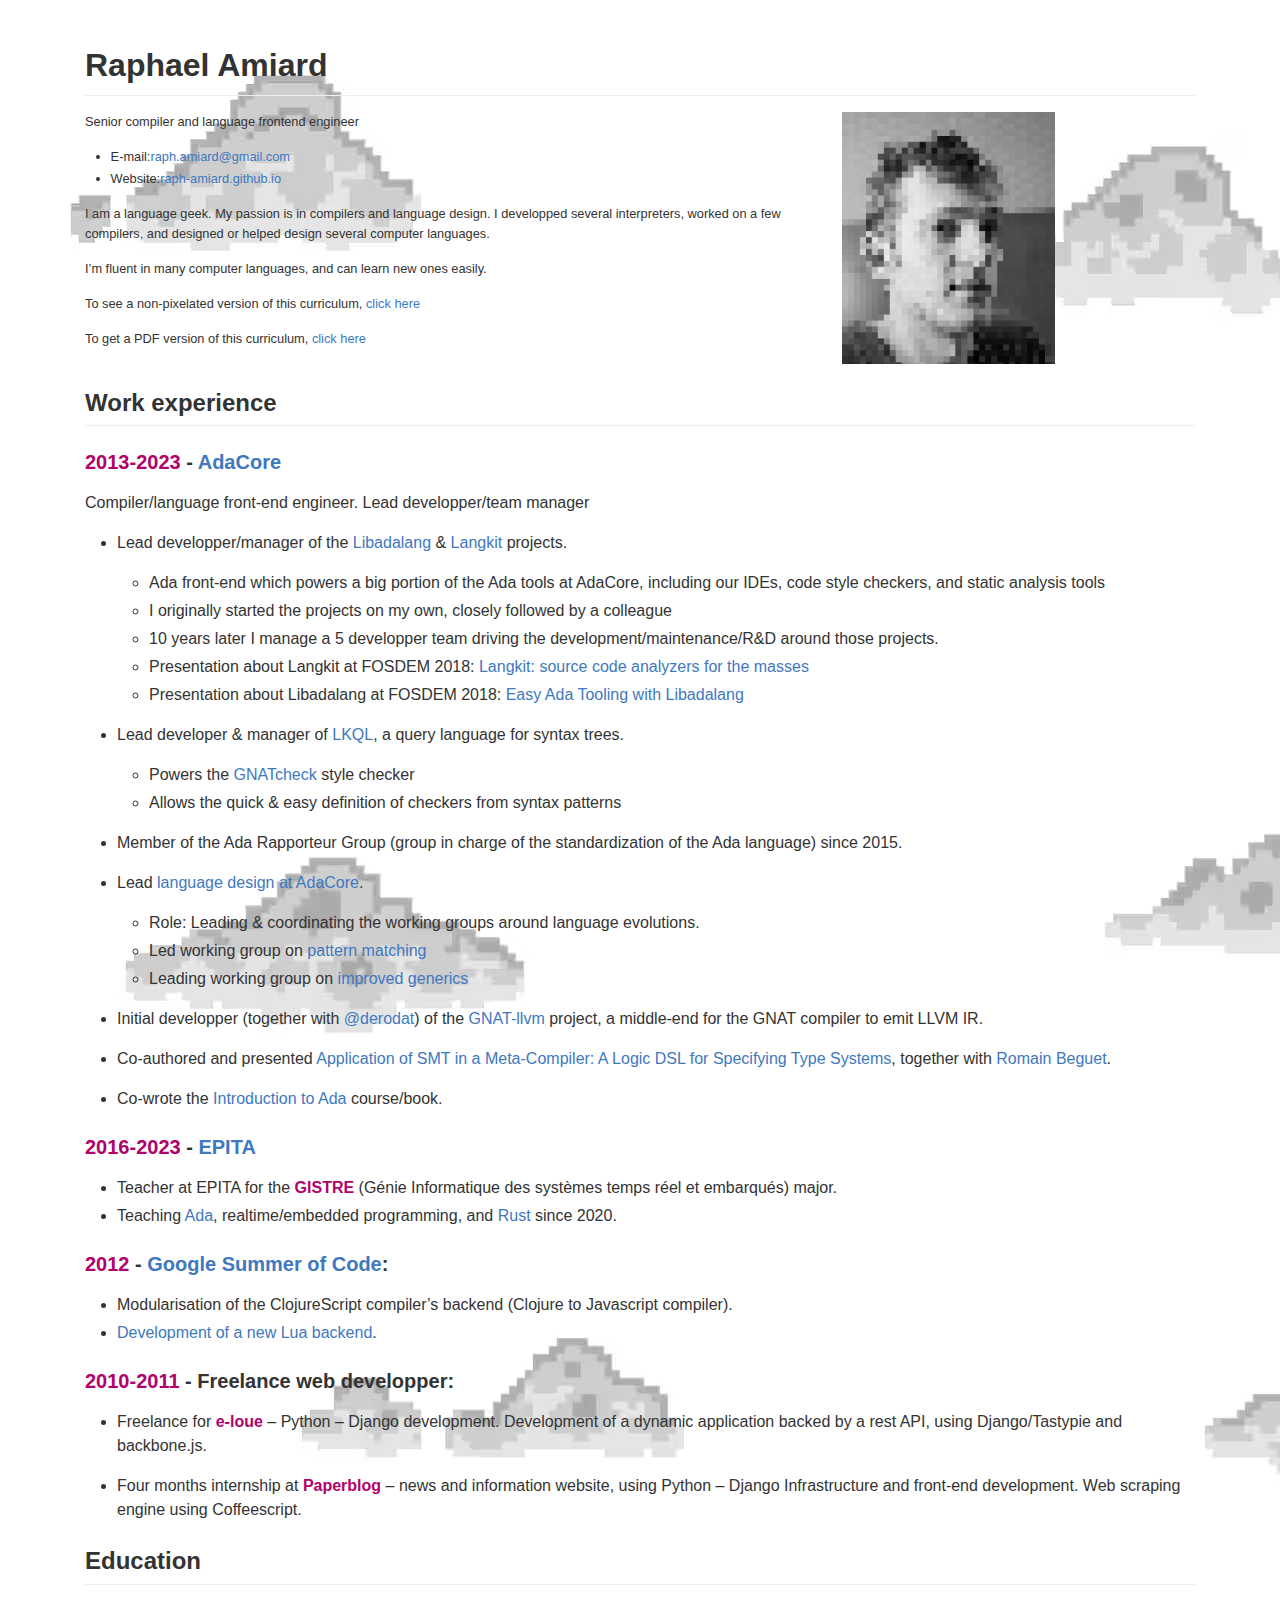
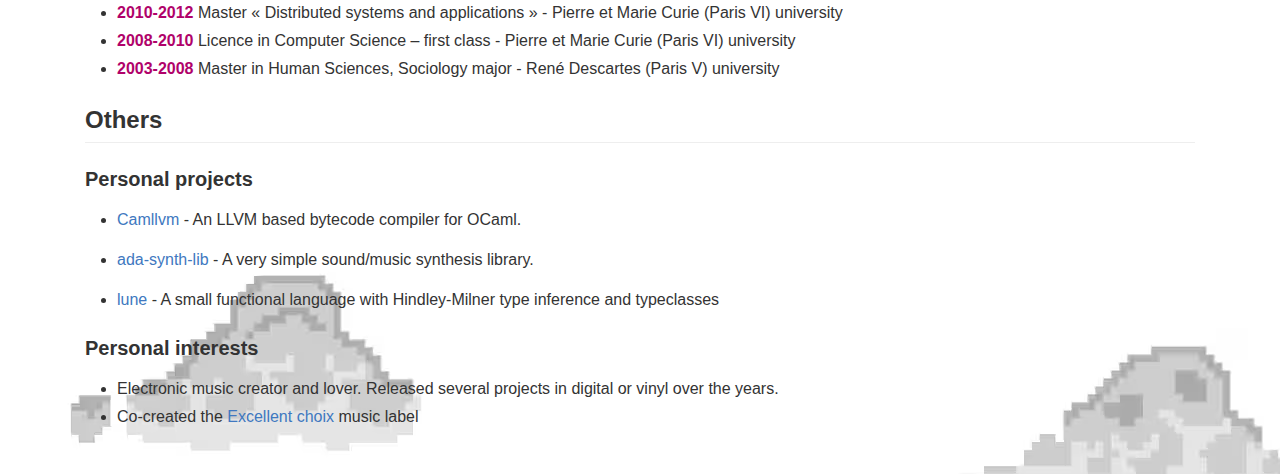
<file: index.html>
<!DOCTYPE html PUBLIC "-//W3C//DTD XHTML 1.0 Transitional//EN" "http://www.w3.org/TR/xhtml1/DTD/xhtml1-transitional.dtd">
<html xmlns="http://www.w3.org/1999/xhtml">
<head>
  <meta http-equiv="Content-Type" content="text/html; charset=utf-8" />
  <meta http-equiv="Content-Style-Type" content="text/css" />
  <meta name="generator" content="pandoc" />
  <title>Raphael Amiard's homepage – index</title>
  <style type="text/css">code{white-space: pre;}</style>

  <style type="text/css">
  .container .image {
    width: auto;
    height: 100%;
    max-width: 100%;
    max-height:100%;
    background-image: url("./me.png");
    background-size: contain;
    background-repeat: no-repeat;
  }
  </style>
  <link rel="stylesheet" href="main.css" type="text/css" />
<link href="https://fonts.cdnfonts.com/css/press-start-2p" rel="stylesheet">
<link href="https://fonts.cdnfonts.com/css/roboto" rel="stylesheet">
</head>
<body class="markdown-here-wrapper">
<h1 id="raphael-amiard">Raphael Amiard</h1>
<div class="container">
<div class="intro">
<p>Senior compiler and language frontend engineer</p>
<ul>
<li>E-mail:<a
href="mailto:raph.amiard@gmail.com">raph.amiard@gmail.com</a></li>
<li>Website:<a
href="https://raph-amiard.github.io">raph-amiard.github.io</a></li>
</ul>
<p>I am a language geek. My passion is in compilers and language design.
I developped several interpreters, worked on a few compilers, and
designed or helped design several computer languages.</p>
<p>I’m fluent in many computer languages, and can learn new ones
easily.</p>
<div class="nonpixelated_version">
<p>To see a non-pixelated version of this curriculum, <a
href="sans.html">click here</a></p>
</div>
<div class="pdf_version">
<p>To get a PDF version of this curriculum, <a
href="raphael_amiard_cv.pdf">click here</a></p>
</div>
</div>
<div class="image">

</div>
</div>
<h2 id="work-experience">Work experience</h2>
<h3 id="adacore"><strong>2013-2023</strong> - <a
href="https://www.adacore.com/">AdaCore</a></h3>
<p>Compiler/language front-end engineer. Lead developper/team
manager</p>
<ul>
<li><p>Lead developper/manager of the <a
href="https://github.com/AdaCore/libadalang">Libadalang</a> &amp; <a
href="https://github.com/AdaCore/libadalang">Langkit</a> projects.</p>
<ul>
<li>Ada front-end which powers a big portion of the Ada tools at
AdaCore, including our IDEs, code style checkers, and static analysis
tools</li>
<li>I originally started the projects on my own, closely followed by a
colleague</li>
<li>10 years later I manage a 5 developper team driving the
development/maintenance/R&amp;D around those projects.</li>
<li>Presentation about Langkit at FOSDEM 2018: <a
href="https://archive.fosdem.org/2018/schedule/event/code_reviving_the_meta_compiler_dream/">Langkit:
source code analyzers for the masses</a></li>
<li>Presentation about Libadalang at FOSDEM 2018: <a
href="https://archive.fosdem.org/2018/schedule/event/ada_tooling/">Easy
Ada Tooling with Libadalang</a></li>
</ul></li>
<li><p>Lead developer &amp; manager of <a
href="https://github.com/AdaCore/langkit-query-language">LKQL</a>, a
query language for syntax trees.</p>
<ul>
<li>Powers the <a
href="https://www.adacore.com/static-analysis/gnatcheck">GNATcheck</a>
style checker</li>
<li>Allows the quick &amp; easy definition of checkers from syntax
patterns</li>
</ul></li>
<li><p>Member of the Ada Rapporteur Group (group in charge of the
standardization of the Ada language) since 2015.</p></li>
<li><p>Lead <a
href="https://github.com/AdaCore/ada-spark-rfcs/">language design at
AdaCore</a>.</p>
<ul>
<li>Role: Leading &amp; coordinating the working groups around language
evolutions.</li>
<li>Led working group on <a
href="https://github.com/AdaCore/ada-spark-rfcs/pull/50">pattern
matching</a></li>
<li>Leading working group on <a
href="https://github.com/AdaCore/ada-spark-rfcs/pull/103">improved
generics</a></li>
</ul></li>
<li><p>Initial developper (together with <a
href="https://github.com/pmderodat"><span class="citation"
data-cites="derodat">@derodat</span></a>) of the <a
href="https://github.com/AdaCore/gnat-llvm">GNAT-llvm</a> project, a
middle-end for the GNAT compiler to emit LLVM IR.</p></li>
<li><p>Co-authored and presented <a
href="https://dblp.org/pid/170/1454.html">Application of SMT in a
Meta-Compiler: A Logic DSL for Specifying Type Systems</a>, together
with <a
href="https://www.linkedin.com/in/romain-beguet-88719a130/">Romain
Beguet</a>.</p></li>
<li><p>Co-wrote the <a
href="https://learn.adacore.com/pdf_books/courses/intro-to-ada.pdf">Introduction
to Ada</a> course/book.</p></li>
</ul>
<h3 id="epita"><strong>2016-2023</strong> - <a
href="https://www.epita.fr/en/">EPITA</a></h3>
<ul>
<li>Teacher at EPITA for the <strong>GISTRE</strong> (Génie Informatique
des systèmes temps réel et embarqués) major.</li>
<li>Teaching <a
href="https://en.wikipedia.org/wiki/Ada_(programming_language)">Ada</a>,
realtime/embedded programming, and <a
href="https://www.rust-lang.org/">Rust</a> since 2020.</li>
</ul>
<h3 id="google-summer-of-code"><strong>2012</strong> - <a
href="https://summerofcode.withgoogle.com/">Google Summer of
Code</a>:</h3>
<ul>
<li>Modularisation of the ClojureScript compiler’s backend (Clojure to
Javascript compiler).</li>
<li><a
href="https://github.com/raph-amiard/clojurescript-lua">Development of a
new Lua backend</a>.</li>
</ul>
<h3 id="freelance-web-developper"><strong>2010-2011</strong> - Freelance
web developper:</h3>
<ul>
<li><p>Freelance for <strong>e-loue</strong> – Python – Django
development. Development of a dynamic application backed by a rest API,
using Django/Tastypie and backbone.js.</p></li>
<li><p>Four months internship at <strong>Paperblog</strong> – news and
information website, using Python – Django Infrastructure and front-end
development. Web scraping engine using Coffeescript.</p></li>
</ul>
<h2 id="education">Education</h2>
<ul>
<li><strong>2010-2012</strong> Master « Distributed systems and
applications » - Pierre et Marie Curie (Paris VI) university</li>
<li><strong>2008-2010</strong> Licence in Computer Science – first class
- Pierre et Marie Curie (Paris VI) university</li>
<li><strong>2003-2008</strong> Master in Human Sciences, Sociology major
- René Descartes (Paris V) university</li>
</ul>
<h2 id="others">Others</h2>
<h3 id="personal-projects">Personal projects</h3>
<ul>
<li><p><a href="https://github.com/raph-amiard/CamllVM">Camllvm</a> - An
LLVM based bytecode compiler for OCaml.</p></li>
<li><p><a
href="https://github.com/raph-amiard/ada-synth-lib">ada-synth-lib</a> -
A very simple sound/music synthesis library.</p></li>
<li><p><a href="https://github.com/raph-amiard/Lune">lune</a> - A small
functional language with Hindley-Milner type inference and
typeclasses</p></li>
</ul>
<h3 id="personal-interests">Personal interests</h3>
<ul>
<li>Electronic music creator and lover. Released several projects in
digital or vinyl over the years.</li>
<li>Co-created the <a
href="https://excellentchoix.bandcamp.com/">Excellent choix</a> music
label</li>
</ul>
</body>
</html>
</file>
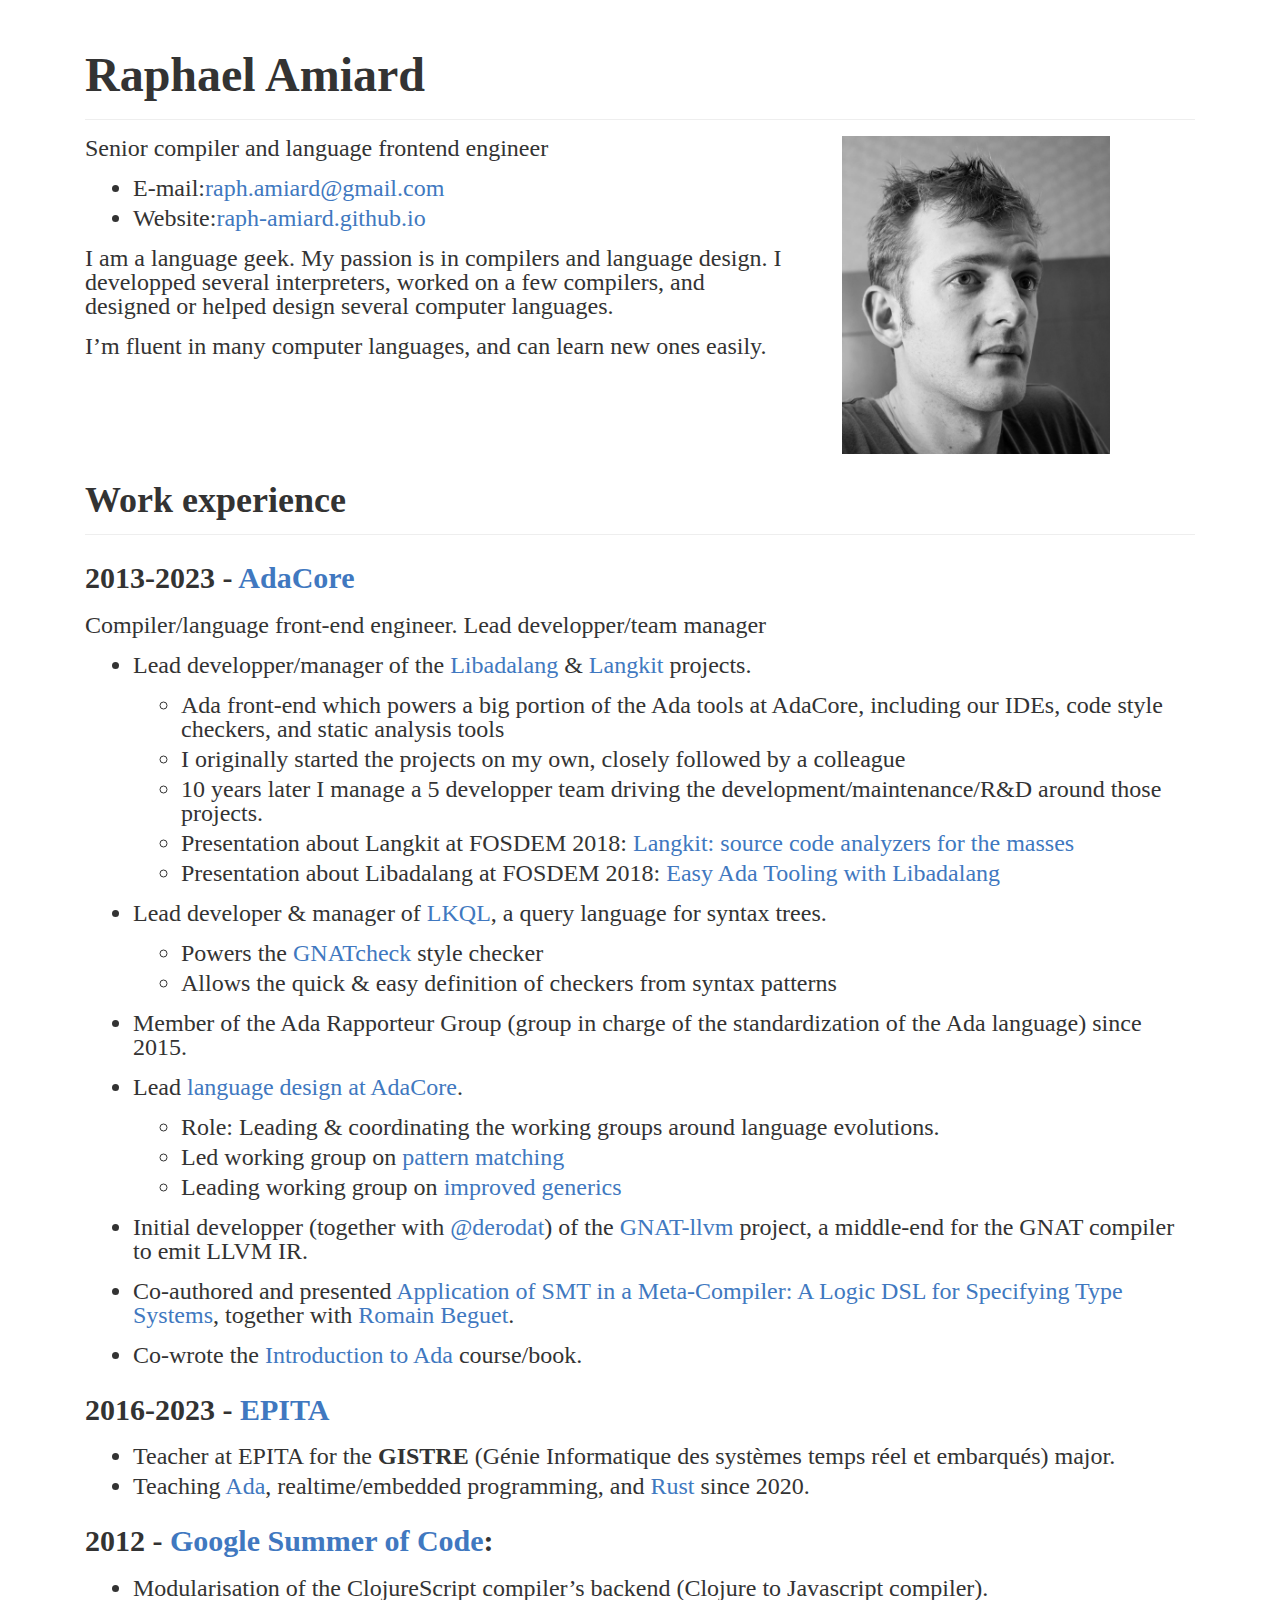
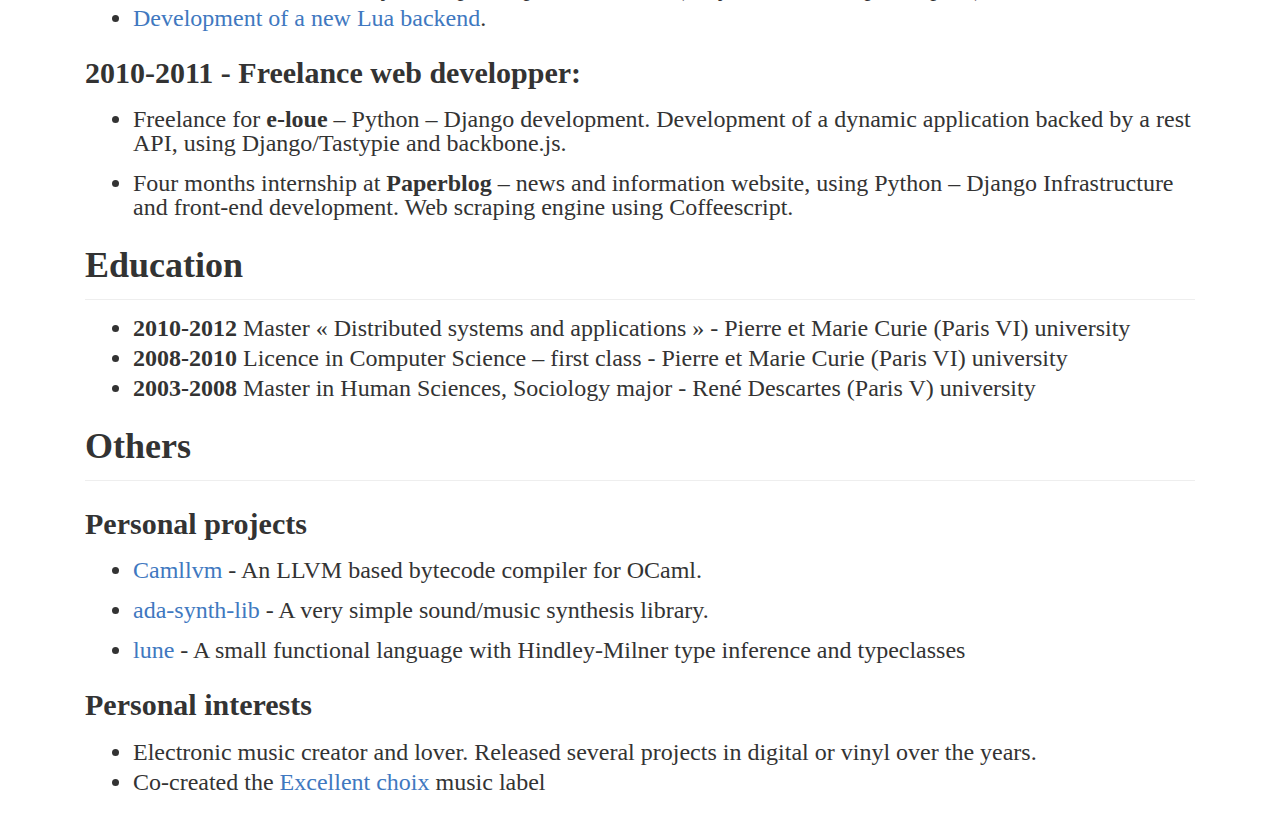
<file: sans.html>
<!DOCTYPE html PUBLIC "-//W3C//DTD XHTML 1.0 Transitional//EN" "http://www.w3.org/TR/xhtml1/DTD/xhtml1-transitional.dtd">
<html xmlns="http://www.w3.org/1999/xhtml">
<head>
  <meta http-equiv="Content-Type" content="text/html; charset=utf-8" />
  <meta http-equiv="Content-Style-Type" content="text/css" />
  <meta name="generator" content="pandoc" />
  <title>Raphael Amiard's homepage – index</title>
  <style type="text/css">code{white-space: pre;}</style>

  <style type="text/css">
  .container .image {
    width: auto;
    height: 100%;
    max-width: 100%;
    max-height:100%;
    background-image: url("./me.jpg");
    background-size: contain;
    background-repeat: no-repeat;
  }
.nonpixelated_version {
  visibility: hidden;
}
.pdf_version {
  visibility: hidden;
}
  </style>
  <link rel="stylesheet" href="sans.css" type="text/css" />
<link href="https://fonts.cdnfonts.com/css/press-start-2p" rel="stylesheet">
<link href="https://fonts.cdnfonts.com/css/roboto" rel="stylesheet">
</head>
<body class="markdown-here-wrapper">
<h1 id="raphael-amiard">Raphael Amiard</h1>
<div class="container">
<div class="intro">
<p>Senior compiler and language frontend engineer</p>
<ul>
<li>E-mail:<a
href="mailto:raph.amiard@gmail.com">raph.amiard@gmail.com</a></li>
<li>Website:<a
href="https://raph-amiard.github.io">raph-amiard.github.io</a></li>
</ul>
<p>I am a language geek. My passion is in compilers and language design.
I developped several interpreters, worked on a few compilers, and
designed or helped design several computer languages.</p>
<p>I’m fluent in many computer languages, and can learn new ones
easily.</p>
<div class="nonpixelated_version">
<p>To see a non-pixelated version of this curriculum, <a
href="sans.html">click here</a></p>
</div>
<div class="pdf_version">
<p>To get a PDF version of this curriculum, <a
href="raphael_amiard_cv.pdf">click here</a></p>
</div>
</div>
<div class="image">

</div>
</div>
<h2 id="work-experience">Work experience</h2>
<h3 id="adacore"><strong>2013-2023</strong> - <a
href="https://www.adacore.com/">AdaCore</a></h3>
<p>Compiler/language front-end engineer. Lead developper/team
manager</p>
<ul>
<li><p>Lead developper/manager of the <a
href="https://github.com/AdaCore/libadalang">Libadalang</a> &amp; <a
href="https://github.com/AdaCore/libadalang">Langkit</a> projects.</p>
<ul>
<li>Ada front-end which powers a big portion of the Ada tools at
AdaCore, including our IDEs, code style checkers, and static analysis
tools</li>
<li>I originally started the projects on my own, closely followed by a
colleague</li>
<li>10 years later I manage a 5 developper team driving the
development/maintenance/R&amp;D around those projects.</li>
<li>Presentation about Langkit at FOSDEM 2018: <a
href="https://archive.fosdem.org/2018/schedule/event/code_reviving_the_meta_compiler_dream/">Langkit:
source code analyzers for the masses</a></li>
<li>Presentation about Libadalang at FOSDEM 2018: <a
href="https://archive.fosdem.org/2018/schedule/event/ada_tooling/">Easy
Ada Tooling with Libadalang</a></li>
</ul></li>
<li><p>Lead developer &amp; manager of <a
href="https://github.com/AdaCore/langkit-query-language">LKQL</a>, a
query language for syntax trees.</p>
<ul>
<li>Powers the <a
href="https://www.adacore.com/static-analysis/gnatcheck">GNATcheck</a>
style checker</li>
<li>Allows the quick &amp; easy definition of checkers from syntax
patterns</li>
</ul></li>
<li><p>Member of the Ada Rapporteur Group (group in charge of the
standardization of the Ada language) since 2015.</p></li>
<li><p>Lead <a
href="https://github.com/AdaCore/ada-spark-rfcs/">language design at
AdaCore</a>.</p>
<ul>
<li>Role: Leading &amp; coordinating the working groups around language
evolutions.</li>
<li>Led working group on <a
href="https://github.com/AdaCore/ada-spark-rfcs/pull/50">pattern
matching</a></li>
<li>Leading working group on <a
href="https://github.com/AdaCore/ada-spark-rfcs/pull/103">improved
generics</a></li>
</ul></li>
<li><p>Initial developper (together with <a
href="https://github.com/pmderodat"><span class="citation"
data-cites="derodat">@derodat</span></a>) of the <a
href="https://github.com/AdaCore/gnat-llvm">GNAT-llvm</a> project, a
middle-end for the GNAT compiler to emit LLVM IR.</p></li>
<li><p>Co-authored and presented <a
href="https://dblp.org/pid/170/1454.html">Application of SMT in a
Meta-Compiler: A Logic DSL for Specifying Type Systems</a>, together
with <a
href="https://www.linkedin.com/in/romain-beguet-88719a130/">Romain
Beguet</a>.</p></li>
<li><p>Co-wrote the <a
href="https://learn.adacore.com/pdf_books/courses/intro-to-ada.pdf">Introduction
to Ada</a> course/book.</p></li>
</ul>
<h3 id="epita"><strong>2016-2023</strong> - <a
href="https://www.epita.fr/en/">EPITA</a></h3>
<ul>
<li>Teacher at EPITA for the <strong>GISTRE</strong> (Génie Informatique
des systèmes temps réel et embarqués) major.</li>
<li>Teaching <a
href="https://en.wikipedia.org/wiki/Ada_(programming_language)">Ada</a>,
realtime/embedded programming, and <a
href="https://www.rust-lang.org/">Rust</a> since 2020.</li>
</ul>
<h3 id="google-summer-of-code"><strong>2012</strong> - <a
href="https://summerofcode.withgoogle.com/">Google Summer of
Code</a>:</h3>
<ul>
<li>Modularisation of the ClojureScript compiler’s backend (Clojure to
Javascript compiler).</li>
<li><a
href="https://github.com/raph-amiard/clojurescript-lua">Development of a
new Lua backend</a>.</li>
</ul>
<h3 id="freelance-web-developper"><strong>2010-2011</strong> - Freelance
web developper:</h3>
<ul>
<li><p>Freelance for <strong>e-loue</strong> – Python – Django
development. Development of a dynamic application backed by a rest API,
using Django/Tastypie and backbone.js.</p></li>
<li><p>Four months internship at <strong>Paperblog</strong> – news and
information website, using Python – Django Infrastructure and front-end
development. Web scraping engine using Coffeescript.</p></li>
</ul>
<h2 id="education">Education</h2>
<ul>
<li><strong>2010-2012</strong> Master « Distributed systems and
applications » - Pierre et Marie Curie (Paris VI) university</li>
<li><strong>2008-2010</strong> Licence in Computer Science – first class
- Pierre et Marie Curie (Paris VI) university</li>
<li><strong>2003-2008</strong> Master in Human Sciences, Sociology major
- René Descartes (Paris V) university</li>
</ul>
<h2 id="others">Others</h2>
<h3 id="personal-projects">Personal projects</h3>
<ul>
<li><p><a href="https://github.com/raph-amiard/CamllVM">Camllvm</a> - An
LLVM based bytecode compiler for OCaml.</p></li>
<li><p><a
href="https://github.com/raph-amiard/ada-synth-lib">ada-synth-lib</a> -
A very simple sound/music synthesis library.</p></li>
<li><p><a href="https://github.com/raph-amiard/Lune">lune</a> - A small
functional language with Hindley-Milner type inference and
typeclasses</p></li>
</ul>
<h3 id="personal-interests">Personal interests</h3>
<ul>
<li>Electronic music creator and lover. Released several projects in
digital or vinyl over the years.</li>
<li>Co-created the <a
href="https://excellentchoix.bandcamp.com/">Excellent choix</a> music
label</li>
</ul>
</body>
</html>
</file>
<file: main.css>
@font-face {
  font-family: octicons-link;
  src: url([data-uri]) format('woff');
}

body {
    background-image: url("./background.avif");
}

.markdown-here-wrapper {
  -ms-text-size-adjust: 100%;
  -webkit-text-size-adjust: 100%;
  line-height: 1.5;
  color: #333;
  font-family: 'Press Start 2P', sans-serif;
  font-size: 1em;
  line-height: 1.5;
  word-wrap: break-word;
  box-sizing: border-box;
  min-width: 200px;
  max-width: 1200px;
  margin: 0 auto;
  padding: 45px;
}

.markdown-here-wrapper .pl-c {
  color: #969896;
}

.markdown-here-wrapper .pl-c1,
.markdown-here-wrapper .pl-s .pl-v {
  color: #0086b3;
}

.markdown-here-wrapper .pl-e,
.markdown-here-wrapper .pl-en {
  color: #795da3;
}

.markdown-here-wrapper .pl-smi,
.markdown-here-wrapper .pl-s .pl-s1 {
  color: #333;
}

.markdown-here-wrapper .pl-ent {
  color: #63a35c;
}

.markdown-here-wrapper .pl-k {
  color: #a71d5d;
}

.markdown-here-wrapper .pl-s,
.markdown-here-wrapper .pl-pds,
.markdown-here-wrapper .pl-s .pl-pse .pl-s1,
.markdown-here-wrapper .pl-sr,
.markdown-here-wrapper .pl-sr .pl-cce,
.markdown-here-wrapper .pl-sr .pl-sre,
.markdown-here-wrapper .pl-sr .pl-sra {
  color: #183691;
}

.markdown-here-wrapper .pl-v {
  color: #ed6a43;
}

.markdown-here-wrapper .pl-id {
  color: #b52a1d;
}

.markdown-here-wrapper .pl-ii {
  color: #f8f8f8;
  background-color: #b52a1d;
}

.markdown-here-wrapper .pl-sr .pl-cce {
  font-weight: bold;
  color: #63a35c;
}

.markdown-here-wrapper .pl-ml {
  color: #693a17;
}

.markdown-here-wrapper .pl-mh,
.markdown-here-wrapper .pl-mh .pl-en,
.markdown-here-wrapper .pl-ms {
  font-weight: bold;
  color: #1d3e81;
}

.markdown-here-wrapper .pl-mq {
  color: #008080;
}

.markdown-here-wrapper .pl-mi {
  font-style: italic;
  color: #333;
}

.markdown-here-wrapper .pl-mb {
  font-weight: bold;
  color: #333;
}

.markdown-here-wrapper .pl-md {
  color: #bd2c00;
  background-color: #ffecec;
}

.markdown-here-wrapper .pl-mi1 {
  color: #55a532;
  background-color: #eaffea;
}

.markdown-here-wrapper .pl-mdr {
  font-weight: bold;
  color: #795da3;
}

.markdown-here-wrapper .pl-mo {
  color: #1d3e81;
}

.markdown-here-wrapper .octicon {
  display: inline-block;
  vertical-align: text-top;
  fill: currentColor;
}

.markdown-here-wrapper a {
  background-color: transparent;
  -webkit-text-decoration-skip: objects;
}

.markdown-here-wrapper a:active,
.markdown-here-wrapper a:hover {
  outline-width: 0;
}

.container {
 display: grid;
 align-items: center; 
 grid-template-columns: 2fr 1fr;
 column-gap: 50px;
}

.container .intro {
  font-size: 0.8em;
}

.markdown-here-wrapper strong {
  font-weight: inherit;
}

.markdown-here-wrapper strong {
  font-weight: bolder;
  color: #b0026a;
}

.markdown-here-wrapper h1 {
  font-size: 2em;
  margin: 0.67em 0;
}

.markdown-here-wrapper img {
  border-style: none;
}

.markdown-here-wrapper svg:not(:root) {
  overflow: hidden;
}

.markdown-here-wrapper code,
.markdown-here-wrapper kbd,
.markdown-here-wrapper pre {
  font-family: 'Source Code Pro', monospace;
  font-size: 1em;
}

.markdown-here-wrapper hr {
  box-sizing: content-box;
  height: 0;
  overflow: visible;
}

.markdown-here-wrapper input {
  font: inherit;
  margin: 0;
}

.markdown-here-wrapper input {
  overflow: visible;
}

.markdown-here-wrapper [type="checkbox"] {
  box-sizing: border-box;
  padding: 0;
}

.markdown-here-wrapper * {
  box-sizing: border-box;
}

.markdown-here-wrapper input {
  font-family: inherit;
  font-size: inherit;
  line-height: inherit;
}

.markdown-here-wrapper a {
  color: #4078c0;
  text-decoration: none;
}

.markdown-here-wrapper a:hover,
.markdown-here-wrapper a:active {
  text-decoration: underline;
}

.markdown-here-wrapper strong {
  font-weight: 600;
}

.markdown-here-wrapper hr {
  height: 0;
  margin: 15px 0;
  overflow: hidden;
  background: transparent;
  border: 0;
  border-bottom: 1px solid #ddd;
}

.markdown-here-wrapper hr::before {
  display: table;
  content: "";
}

.markdown-here-wrapper hr::after {
  display: table;
  clear: both;
  content: "";
}

.markdown-here-wrapper table {
  border-spacing: 0;
  border-collapse: collapse;
}

.markdown-here-wrapper td,
.markdown-here-wrapper th {
  padding: 0;
}

.markdown-here-wrapper h1,
.markdown-here-wrapper h2,
.markdown-here-wrapper h3,
.markdown-here-wrapper h4,
.markdown-here-wrapper h5,
.markdown-here-wrapper h6 {
  margin-top: 0;
  margin-bottom: 0;
}

.markdown-here-wrapper h1 {
  font-size: 32px;
  font-weight: 600;
}

.markdown-here-wrapper h2 {
  font-size: 20px;
  font-weight: 600;
}

.markdown-here-wrapper h3 {
  font-size: 16px;
  font-weight: 600;
}

.markdown-here-wrapper h4 {
  font-size: 14px;
  font-weight: 600;
}

.markdown-here-wrapper h5 {
  font-size: 12px;
  font-weight: 600;
}

.markdown-here-wrapper h6 {
  font-size: 12px;
  font-weight: 300;
}

.markdown-here-wrapper p {
  margin-top: 0;
  margin-bottom: 10px;
}

.markdown-here-wrapper blockquote {
  margin: 0;
}

.markdown-here-wrapper ul,
.markdown-here-wrapper ol {
  padding-left: 0;
  margin-top: 0;
  margin-bottom: 20;
}

.markdown-here-wrapper ol ol,
.markdown-here-wrapper ul ol {
  list-style-type: lower-roman;
}

.markdown-here-wrapper ul ul ol,
.markdown-here-wrapper ul ol ol,
.markdown-here-wrapper ol ul ol,
.markdown-here-wrapper ol ol ol {
  list-style-type: lower-alpha;
}

.markdown-here-wrapper dd {
  margin-left: 0;
}

.sourceCode {
  background-color: #f7f7f7;
}

.markdown-here-wrapper code {
  font-family: 'Source Code Pro', monospace;
  font-size: 1.2em;
}

.markdown-here-wrapper pre {
  margin-top: 0;
  margin-bottom: 0;
  font-family: 'Source Code Pro', monospace;
}

.markdown-here-wrapper .octicon {
  vertical-align: text-bottom;
}

.markdown-here-wrapper input {
  -webkit-font-feature-settings: "liga" 0;
  font-feature-settings: "liga" 0;
}

.markdown-here-wrapper::before {
  display: table;
  content: "";
}

.markdown-here-wrapper::after {
  display: table;
  clear: both;
  content: "";
}

.markdown-here-wrapper>*:first-child {
  margin-top: 0 !important;
}

.markdown-here-wrapper>*:last-child {
  margin-bottom: 0 !important;
}

.markdown-here-wrapper a:not([href]) {
  color: inherit;
  text-decoration: none;
}

.markdown-here-wrapper .anchor {
  float: left;
  padding-right: 4px;
  margin-left: -20px;
  line-height: 1;
}

.markdown-here-wrapper .anchor:focus {
  outline: none;
}

.markdown-here-wrapper p,
.markdown-here-wrapper blockquote,
.markdown-here-wrapper ul,
.markdown-here-wrapper ol,
.markdown-here-wrapper dl,
.markdown-here-wrapper table,
.markdown-here-wrapper pre {
  margin-top: 0;
  margin-bottom: 16px;
}

.markdown-here-wrapper hr {
  height: 0.25em;
  padding: 0;
  margin: 24px 0;
  background-color: #e7e7e7;
  border: 0;
}

.markdown-here-wrapper blockquote {
  padding: 0 1em;
  color: #777;
  border-left: 0.25em solid #ddd;
}

.markdown-here-wrapper blockquote>:first-child {
  margin-top: 0;
}

.markdown-here-wrapper blockquote>:last-child {
  margin-bottom: 0;
}

.markdown-here-wrapper kbd {
  display: inline-block;
  padding: 3px 5px;
  font-size: 11px;
  line-height: 10px;
  color: #555;
  vertical-align: middle;
  background-color: #fcfcfc;
  border: solid 1px #ccc;
  border-bottom-color: #bbb;
  border-radius: 3px;
  box-shadow: inset 0 -1px 0 #bbb;
}

.markdown-here-wrapper h1,
.markdown-here-wrapper h2,
.markdown-here-wrapper h3,
.markdown-here-wrapper h4,
.markdown-here-wrapper h5,
.markdown-here-wrapper h6 {
  margin-top: 24px;
  margin-bottom: 16px;
  font-weight: 600;
  line-height: 1.25;
}

.markdown-here-wrapper h1 .octicon-link,
.markdown-here-wrapper h2 .octicon-link,
.markdown-here-wrapper h3 .octicon-link,
.markdown-here-wrapper h4 .octicon-link,
.markdown-here-wrapper h5 .octicon-link,
.markdown-here-wrapper h6 .octicon-link {
  color: #000;
  vertical-align: middle;
  visibility: hidden;
}

.markdown-here-wrapper h1:hover .anchor,
.markdown-here-wrapper h2:hover .anchor,
.markdown-here-wrapper h3:hover .anchor,
.markdown-here-wrapper h4:hover .anchor,
.markdown-here-wrapper h5:hover .anchor,
.markdown-here-wrapper h6:hover .anchor {
  text-decoration: none;
}

.markdown-here-wrapper h1:hover .anchor .octicon-link,
.markdown-here-wrapper h2:hover .anchor .octicon-link,
.markdown-here-wrapper h3:hover .anchor .octicon-link,
.markdown-here-wrapper h4:hover .anchor .octicon-link,
.markdown-here-wrapper h5:hover .anchor .octicon-link,
.markdown-here-wrapper h6:hover .anchor .octicon-link {
  visibility: visible;
}

.markdown-here-wrapper h1 {
  padding-bottom: 0.3em;
  font-size: 2em;
  border-bottom: 1px solid #eee;
}

.markdown-here-wrapper h2 {
  padding-bottom: 0.3em;
  font-size: 1.5em;
  border-bottom: 1px solid #eee;
}

.markdown-here-wrapper h3 {
  font-size: 1.25em;
}

.markdown-here-wrapper h4 {
  font-size: 1em;
}

.markdown-here-wrapper h5 {
  font-size: 0.875em;
}

.markdown-here-wrapper h6 {
  font-size: 0.85em;
  color: #777;
}

.markdown-here-wrapper ul,
.markdown-here-wrapper ol {
  padding-left: 2em;
}

.markdown-here-wrapper ul ul,
.markdown-here-wrapper ul ol,
.markdown-here-wrapper ol ol,
.markdown-here-wrapper ol ul {
  margin-top: 0;
  margin-bottom: 0;
}

.markdown-here-wrapper li>p {
  margin-top: 16px;
}

.markdown-here-wrapper li+li {
  margin-top: 0.25em;
}

.markdown-here-wrapper dl {
  padding: 0;
}

.markdown-here-wrapper dl dt {
  padding: 0;
  margin-top: 16px;
  font-size: 1em;
  font-style: italic;
  font-weight: bold;
}

.markdown-here-wrapper dl dd {
  padding: 0 16px;
  margin-bottom: 16px;
}

.markdown-here-wrapper table {
  display: block;
  width: 100%;
  overflow: auto;
}

.markdown-here-wrapper table th {
  font-weight: bold;
}

.markdown-here-wrapper table th,
.markdown-here-wrapper table td {
  padding: 6px 13px;
  border: 1px solid #ddd;
}

.markdown-here-wrapper table tr {
  background-color: #fff;
  border-top: 1px solid #ccc;
}

.markdown-here-wrapper table tr:nth-child(2n) {
  background-color: #f8f8f8;
}

.markdown-here-wrapper img {
  max-width: 100%;
  box-sizing: content-box;
  background-color: #fff;
}

.markdown-here-wrapper code {
  padding: 0;
  padding-top: 0.2em;
  padding-bottom: 0.2em;
  margin: 0;
  font-size: 85%;
  background-color: rgba(0,0,0,0.04);
  border-radius: 3px;
}

.markdown-here-wrapper code::before,
.markdown-here-wrapper code::after {
  letter-spacing: -0.2em;
  content: "\00a0";
}

.markdown-here-wrapper pre {
  word-wrap: normal;
}

.markdown-here-wrapper pre>code {
  padding: 0;
  margin: 0;
  font-size: 100%;
  word-break: normal;
  white-space: pre;
  background: transparent;
  border: 0;
}

.markdown-here-wrapper .highlight {
  margin-bottom: 16px;
}

.markdown-here-wrapper .highlight pre {
  margin-bottom: 0;
  word-break: normal;
}

.markdown-here-wrapper .highlight pre,
.markdown-here-wrapper pre {
  padding: 16px;
  overflow: auto;
  font-size: 85%;
  line-height: 1.45;
  border-radius: 3px;
}

.markdown-here-wrapper pre code {
  display: inline;
  max-width: auto;
  padding: 0;
  margin: 0;
  overflow: visible;
  line-height: inherit;
  word-wrap: normal;
  background-color: transparent;
  border: 0;
}

.markdown-here-wrapper pre code::before,
.markdown-here-wrapper pre code::after {
  content: normal;
}

.markdown-here-wrapper .pl-0 {
  padding-left: 0 !important;
}

.markdown-here-wrapper .pl-1 {
  padding-left: 3px !important;
}

.markdown-here-wrapper .pl-2 {
  padding-left: 6px !important;
}

.markdown-here-wrapper .pl-3 {
  padding-left: 12px !important;
}

.markdown-here-wrapper .pl-4 {
  padding-left: 24px !important;
}

.markdown-here-wrapper .pl-5 {
  padding-left: 36px !important;
}

.markdown-here-wrapper .pl-6 {
  padding-left: 48px !important;
}

.markdown-here-wrapper .full-commit .btn-outline:not(:disabled):hover {
  color: #4078c0;
  border: 1px solid #4078c0;
}

.markdown-here-wrapper kbd {
  display: inline-block;
  padding: 3px 5px;
  font: 11px Consolas, "Liberation Mono", Menlo, Courier, monospace;
  line-height: 10px;
  color: #555;
  vertical-align: middle;
  background-color: #fcfcfc;
  border: solid 1px #ccc;
  border-bottom-color: #bbb;
  border-radius: 3px;
  box-shadow: inset 0 -1px 0 #bbb;
}

.markdown-here-wrapper :checked+.radio-label {
  position: relative;
  z-index: 1;
  border-color: #4078c0;
}

.markdown-here-wrapper .task-list-item {
  list-style-type: none;
}

.markdown-here-wrapper .task-list-item+.task-list-item {
  margin-top: 3px;
}

.markdown-here-wrapper .task-list-item input {
  margin: 0 0.2em 0.25em -1.6em;
  vertical-align: middle;
}

.markdown-here-wrapper hr {
  border-bottom-color: #eee;
}
</file>
<file: sans.css>
@font-face {
  font-family: octicons-link;
  src: url([data-uri]) format('woff');
}

.markdown-here-wrapper {
  -ms-text-size-adjust: 100%;
  -webkit-text-size-adjust: 100%;
  line-height: 1.5;
  color: #333;
  font-family: Roboto;
  font-size: 1.5em;
  line-height: 1;
  word-wrap: break-word;
  box-sizing: border-box;
  min-width: 200px;
  max-width: 1200px;
  margin: 0 auto;
  padding: 45px;
}

.markdown-here-wrapper .pl-c {
  color: #969896;
}

.markdown-here-wrapper .pl-c1,
.markdown-here-wrapper .pl-s .pl-v {
  color: #0086b3;
}

.markdown-here-wrapper .pl-e,
.markdown-here-wrapper .pl-en {
  color: #795da3;
}

.markdown-here-wrapper .pl-smi,
.markdown-here-wrapper .pl-s .pl-s1 {
  color: #333;
}

.markdown-here-wrapper .pl-ent {
  color: #63a35c;
}

.markdown-here-wrapper .pl-k {
  color: #a71d5d;
}

.markdown-here-wrapper .pl-s,
.markdown-here-wrapper .pl-pds,
.markdown-here-wrapper .pl-s .pl-pse .pl-s1,
.markdown-here-wrapper .pl-sr,
.markdown-here-wrapper .pl-sr .pl-cce,
.markdown-here-wrapper .pl-sr .pl-sre,
.markdown-here-wrapper .pl-sr .pl-sra {
  color: #183691;
}

.markdown-here-wrapper .pl-v {
  color: #ed6a43;
}

.markdown-here-wrapper .pl-id {
  color: #b52a1d;
}

.markdown-here-wrapper .pl-ii {
  color: #f8f8f8;
  background-color: #b52a1d;
}

.markdown-here-wrapper .pl-sr .pl-cce {
  font-weight: bold;
  color: #63a35c;
}

.markdown-here-wrapper .pl-ml {
  color: #693a17;
}

.markdown-here-wrapper .pl-mh,
.markdown-here-wrapper .pl-mh .pl-en,
.markdown-here-wrapper .pl-ms {
  font-weight: bold;
  color: #1d3e81;
}

.markdown-here-wrapper .pl-mq {
  color: #008080;
}

.markdown-here-wrapper .pl-mi {
  font-style: italic;
  color: #333;
}

.markdown-here-wrapper .pl-mb {
  font-weight: bold;
  color: #333;
}

.markdown-here-wrapper .pl-md {
  color: #bd2c00;
  background-color: #ffecec;
}

.markdown-here-wrapper .pl-mi1 {
  color: #55a532;
  background-color: #eaffea;
}

.markdown-here-wrapper .pl-mdr {
  font-weight: bold;
  color: #795da3;
}

.markdown-here-wrapper .pl-mo {
  color: #1d3e81;
}

.markdown-here-wrapper .octicon {
  display: inline-block;
  vertical-align: text-top;
  fill: currentColor;
}

.markdown-here-wrapper a {
  background-color: transparent;
  -webkit-text-decoration-skip: objects;
}

.markdown-here-wrapper a:active,
.markdown-here-wrapper a:hover {
  outline-width: 0;
}

.container {
 display: grid;
 align-items: center; 
 grid-template-columns: 2fr 1fr;
 column-gap: 50px;
}

.container .intro {
}

.container img {
  max-width: 100%;
  max-height:100%;
}

.markdown-here-wrapper strong {
  font-weight: inherit;
}

.markdown-here-wrapper strong {
  font-weight: bolder;
}

.markdown-here-wrapper h1 {
  font-size: 2em;
  margin: 0.67em 0;
}

.markdown-here-wrapper img {
  border-style: none;
}

.markdown-here-wrapper svg:not(:root) {
  overflow: hidden;
}

.markdown-here-wrapper code,
.markdown-here-wrapper kbd,
.markdown-here-wrapper pre {
  font-family: 'Source Code Pro', monospace;
  font-size: 1em;
}

.markdown-here-wrapper hr {
  box-sizing: content-box;
  height: 0;
  overflow: visible;
}

.markdown-here-wrapper input {
  font: inherit;
  margin: 0;
}

.markdown-here-wrapper input {
  overflow: visible;
}

.markdown-here-wrapper [type="checkbox"] {
  box-sizing: border-box;
  padding: 0;
}

.markdown-here-wrapper * {
  box-sizing: border-box;
}

.markdown-here-wrapper input {
  font-family: inherit;
  font-size: inherit;
  line-height: inherit;
}

.markdown-here-wrapper a {
  color: #4078c0;
  text-decoration: none;
}

.markdown-here-wrapper a:hover,
.markdown-here-wrapper a:active {
  text-decoration: underline;
}

.markdown-here-wrapper strong {
  font-weight: 600;
}

.markdown-here-wrapper hr {
  height: 0;
  margin: 15px 0;
  overflow: hidden;
  background: transparent;
  border: 0;
  border-bottom: 1px solid #ddd;
}

.markdown-here-wrapper hr::before {
  display: table;
  content: "";
}

.markdown-here-wrapper hr::after {
  display: table;
  clear: both;
  content: "";
}

.markdown-here-wrapper table {
  border-spacing: 0;
  border-collapse: collapse;
}

.markdown-here-wrapper td,
.markdown-here-wrapper th {
  padding: 0;
}

.markdown-here-wrapper h1,
.markdown-here-wrapper h2,
.markdown-here-wrapper h3,
.markdown-here-wrapper h4,
.markdown-here-wrapper h5,
.markdown-here-wrapper h6 {
  margin-top: 0;
  margin-bottom: 0;
}

.markdown-here-wrapper h1 {
  font-size: 32px;
  font-weight: 600;
}

.markdown-here-wrapper h2 {
  font-size: 20px;
  font-weight: 600;
}

.markdown-here-wrapper h3 {
  font-size: 16px;
  font-weight: 600;
}

.markdown-here-wrapper h4 {
  font-size: 14px;
  font-weight: 600;
}

.markdown-here-wrapper h5 {
  font-size: 12px;
  font-weight: 600;
}

.markdown-here-wrapper h6 {
  font-size: 12px;
  font-weight: 300;
}

.markdown-here-wrapper p {
  margin-top: 0;
  margin-bottom: 10px;
}

.markdown-here-wrapper blockquote {
  margin: 0;
}

.markdown-here-wrapper ul,
.markdown-here-wrapper ol {
  padding-left: 0;
  margin-top: 0;
  margin-bottom: 20;
}

.markdown-here-wrapper ol ol,
.markdown-here-wrapper ul ol {
  list-style-type: lower-roman;
}

.markdown-here-wrapper ul ul ol,
.markdown-here-wrapper ul ol ol,
.markdown-here-wrapper ol ul ol,
.markdown-here-wrapper ol ol ol {
  list-style-type: lower-alpha;
}

.markdown-here-wrapper dd {
  margin-left: 0;
}

.sourceCode {
  background-color: #f7f7f7;
}

.markdown-here-wrapper code {
  font-family: 'Source Code Pro', monospace;
  font-size: 1.2em;
}

.markdown-here-wrapper pre {
  margin-top: 0;
  margin-bottom: 0;
  font-family: 'Source Code Pro', monospace;
}

.markdown-here-wrapper .octicon {
  vertical-align: text-bottom;
}

.markdown-here-wrapper input {
  -webkit-font-feature-settings: "liga" 0;
  font-feature-settings: "liga" 0;
}

.markdown-here-wrapper::before {
  display: table;
  content: "";
}

.markdown-here-wrapper::after {
  display: table;
  clear: both;
  content: "";
}

.markdown-here-wrapper>*:first-child {
  margin-top: 0 !important;
}

.markdown-here-wrapper>*:last-child {
  margin-bottom: 0 !important;
}

.markdown-here-wrapper a:not([href]) {
  color: inherit;
  text-decoration: none;
}

.markdown-here-wrapper .anchor {
  float: left;
  padding-right: 4px;
  margin-left: -20px;
  line-height: 1;
}

.markdown-here-wrapper .anchor:focus {
  outline: none;
}

.markdown-here-wrapper p,
.markdown-here-wrapper blockquote,
.markdown-here-wrapper ul,
.markdown-here-wrapper ol,
.markdown-here-wrapper dl,
.markdown-here-wrapper table,
.markdown-here-wrapper pre {
  margin-top: 0;
  margin-bottom: 16px;
}

.markdown-here-wrapper hr {
  height: 0.25em;
  padding: 0;
  margin: 24px 0;
  background-color: #e7e7e7;
  border: 0;
}

.markdown-here-wrapper blockquote {
  padding: 0 1em;
  color: #777;
  border-left: 0.25em solid #ddd;
}

.markdown-here-wrapper blockquote>:first-child {
  margin-top: 0;
}

.markdown-here-wrapper blockquote>:last-child {
  margin-bottom: 0;
}

.markdown-here-wrapper kbd {
  display: inline-block;
  padding: 3px 5px;
  font-size: 11px;
  line-height: 10px;
  color: #555;
  vertical-align: middle;
  background-color: #fcfcfc;
  border: solid 1px #ccc;
  border-bottom-color: #bbb;
  border-radius: 3px;
  box-shadow: inset 0 -1px 0 #bbb;
}

.markdown-here-wrapper h1,
.markdown-here-wrapper h2,
.markdown-here-wrapper h3,
.markdown-here-wrapper h4,
.markdown-here-wrapper h5,
.markdown-here-wrapper h6 {
  margin-top: 24px;
  margin-bottom: 16px;
  font-weight: 600;
  line-height: 1.25;
}

.markdown-here-wrapper h1 .octicon-link,
.markdown-here-wrapper h2 .octicon-link,
.markdown-here-wrapper h3 .octicon-link,
.markdown-here-wrapper h4 .octicon-link,
.markdown-here-wrapper h5 .octicon-link,
.markdown-here-wrapper h6 .octicon-link {
  color: #000;
  vertical-align: middle;
  visibility: hidden;
}

.markdown-here-wrapper h1:hover .anchor,
.markdown-here-wrapper h2:hover .anchor,
.markdown-here-wrapper h3:hover .anchor,
.markdown-here-wrapper h4:hover .anchor,
.markdown-here-wrapper h5:hover .anchor,
.markdown-here-wrapper h6:hover .anchor {
  text-decoration: none;
}

.markdown-here-wrapper h1:hover .anchor .octicon-link,
.markdown-here-wrapper h2:hover .anchor .octicon-link,
.markdown-here-wrapper h3:hover .anchor .octicon-link,
.markdown-here-wrapper h4:hover .anchor .octicon-link,
.markdown-here-wrapper h5:hover .anchor .octicon-link,
.markdown-here-wrapper h6:hover .anchor .octicon-link {
  visibility: visible;
}

.markdown-here-wrapper h1 {
  padding-bottom: 0.3em;
  font-size: 2em;
  border-bottom: 1px solid #eee;
}

.markdown-here-wrapper h2 {
  padding-bottom: 0.3em;
  font-size: 1.5em;
  border-bottom: 1px solid #eee;
}

.markdown-here-wrapper h3 {
  font-size: 1.25em;
}

.markdown-here-wrapper h4 {
  font-size: 1em;
}

.markdown-here-wrapper h5 {
  font-size: 0.875em;
}

.markdown-here-wrapper h6 {
  font-size: 0.85em;
  color: #777;
}

.markdown-here-wrapper ul,
.markdown-here-wrapper ol {
  padding-left: 2em;
}

.markdown-here-wrapper ul ul,
.markdown-here-wrapper ul ol,
.markdown-here-wrapper ol ol,
.markdown-here-wrapper ol ul {
  margin-top: 0;
  margin-bottom: 0;
}

.markdown-here-wrapper li>p {
  margin-top: 16px;
}

.markdown-here-wrapper li+li {
  margin-top: 0.25em;
}

.markdown-here-wrapper dl {
  padding: 0;
}

.markdown-here-wrapper dl dt {
  padding: 0;
  margin-top: 16px;
  font-size: 1em;
  font-style: italic;
  font-weight: bold;
}

.markdown-here-wrapper dl dd {
  padding: 0 16px;
  margin-bottom: 16px;
}

.markdown-here-wrapper table {
  display: block;
  width: 100%;
  overflow: auto;
}

.markdown-here-wrapper table th {
  font-weight: bold;
}

.markdown-here-wrapper table th,
.markdown-here-wrapper table td {
  padding: 6px 13px;
  border: 1px solid #ddd;
}

.markdown-here-wrapper table tr {
  background-color: #fff;
  border-top: 1px solid #ccc;
}

.markdown-here-wrapper table tr:nth-child(2n) {
  background-color: #f8f8f8;
}

.markdown-here-wrapper img {
  max-width: 100%;
  box-sizing: content-box;
  background-color: #fff;
}

.markdown-here-wrapper code {
  padding: 0;
  padding-top: 0.2em;
  padding-bottom: 0.2em;
  margin: 0;
  font-size: 85%;
  background-color: rgba(0,0,0,0.04);
  border-radius: 3px;
}

.markdown-here-wrapper code::before,
.markdown-here-wrapper code::after {
  letter-spacing: -0.2em;
  content: "\00a0";
}

.markdown-here-wrapper pre {
  word-wrap: normal;
}

.markdown-here-wrapper pre>code {
  padding: 0;
  margin: 0;
  font-size: 100%;
  word-break: normal;
  white-space: pre;
  background: transparent;
  border: 0;
}

.markdown-here-wrapper .highlight {
  margin-bottom: 16px;
}

.markdown-here-wrapper .highlight pre {
  margin-bottom: 0;
  word-break: normal;
}

.markdown-here-wrapper .highlight pre,
.markdown-here-wrapper pre {
  padding: 16px;
  overflow: auto;
  font-size: 85%;
  line-height: 1.45;
  border-radius: 3px;
}

.markdown-here-wrapper pre code {
  display: inline;
  max-width: auto;
  padding: 0;
  margin: 0;
  overflow: visible;
  line-height: inherit;
  word-wrap: normal;
  background-color: transparent;
  border: 0;
}

.markdown-here-wrapper pre code::before,
.markdown-here-wrapper pre code::after {
  content: normal;
}

.markdown-here-wrapper .pl-0 {
  padding-left: 0 !important;
}

.markdown-here-wrapper .pl-1 {
  padding-left: 3px !important;
}

.markdown-here-wrapper .pl-2 {
  padding-left: 6px !important;
}

.markdown-here-wrapper .pl-3 {
  padding-left: 12px !important;
}

.markdown-here-wrapper .pl-4 {
  padding-left: 24px !important;
}

.markdown-here-wrapper .pl-5 {
  padding-left: 36px !important;
}

.markdown-here-wrapper .pl-6 {
  padding-left: 48px !important;
}

.markdown-here-wrapper .full-commit .btn-outline:not(:disabled):hover {
  color: #4078c0;
  border: 1px solid #4078c0;
}

.markdown-here-wrapper kbd {
  display: inline-block;
  padding: 3px 5px;
  font: 11px Consolas, "Liberation Mono", Menlo, Courier, monospace;
  line-height: 10px;
  color: #555;
  vertical-align: middle;
  background-color: #fcfcfc;
  border: solid 1px #ccc;
  border-bottom-color: #bbb;
  border-radius: 3px;
  box-shadow: inset 0 -1px 0 #bbb;
}

.markdown-here-wrapper :checked+.radio-label {
  position: relative;
  z-index: 1;
  border-color: #4078c0;
}

.markdown-here-wrapper .task-list-item {
  list-style-type: none;
}

.markdown-here-wrapper .task-list-item+.task-list-item {
  margin-top: 3px;
}

.markdown-here-wrapper .task-list-item input {
  margin: 0 0.2em 0.25em -1.6em;
  vertical-align: middle;
}

.markdown-here-wrapper hr {
  border-bottom-color: #eee;
}
</file>
